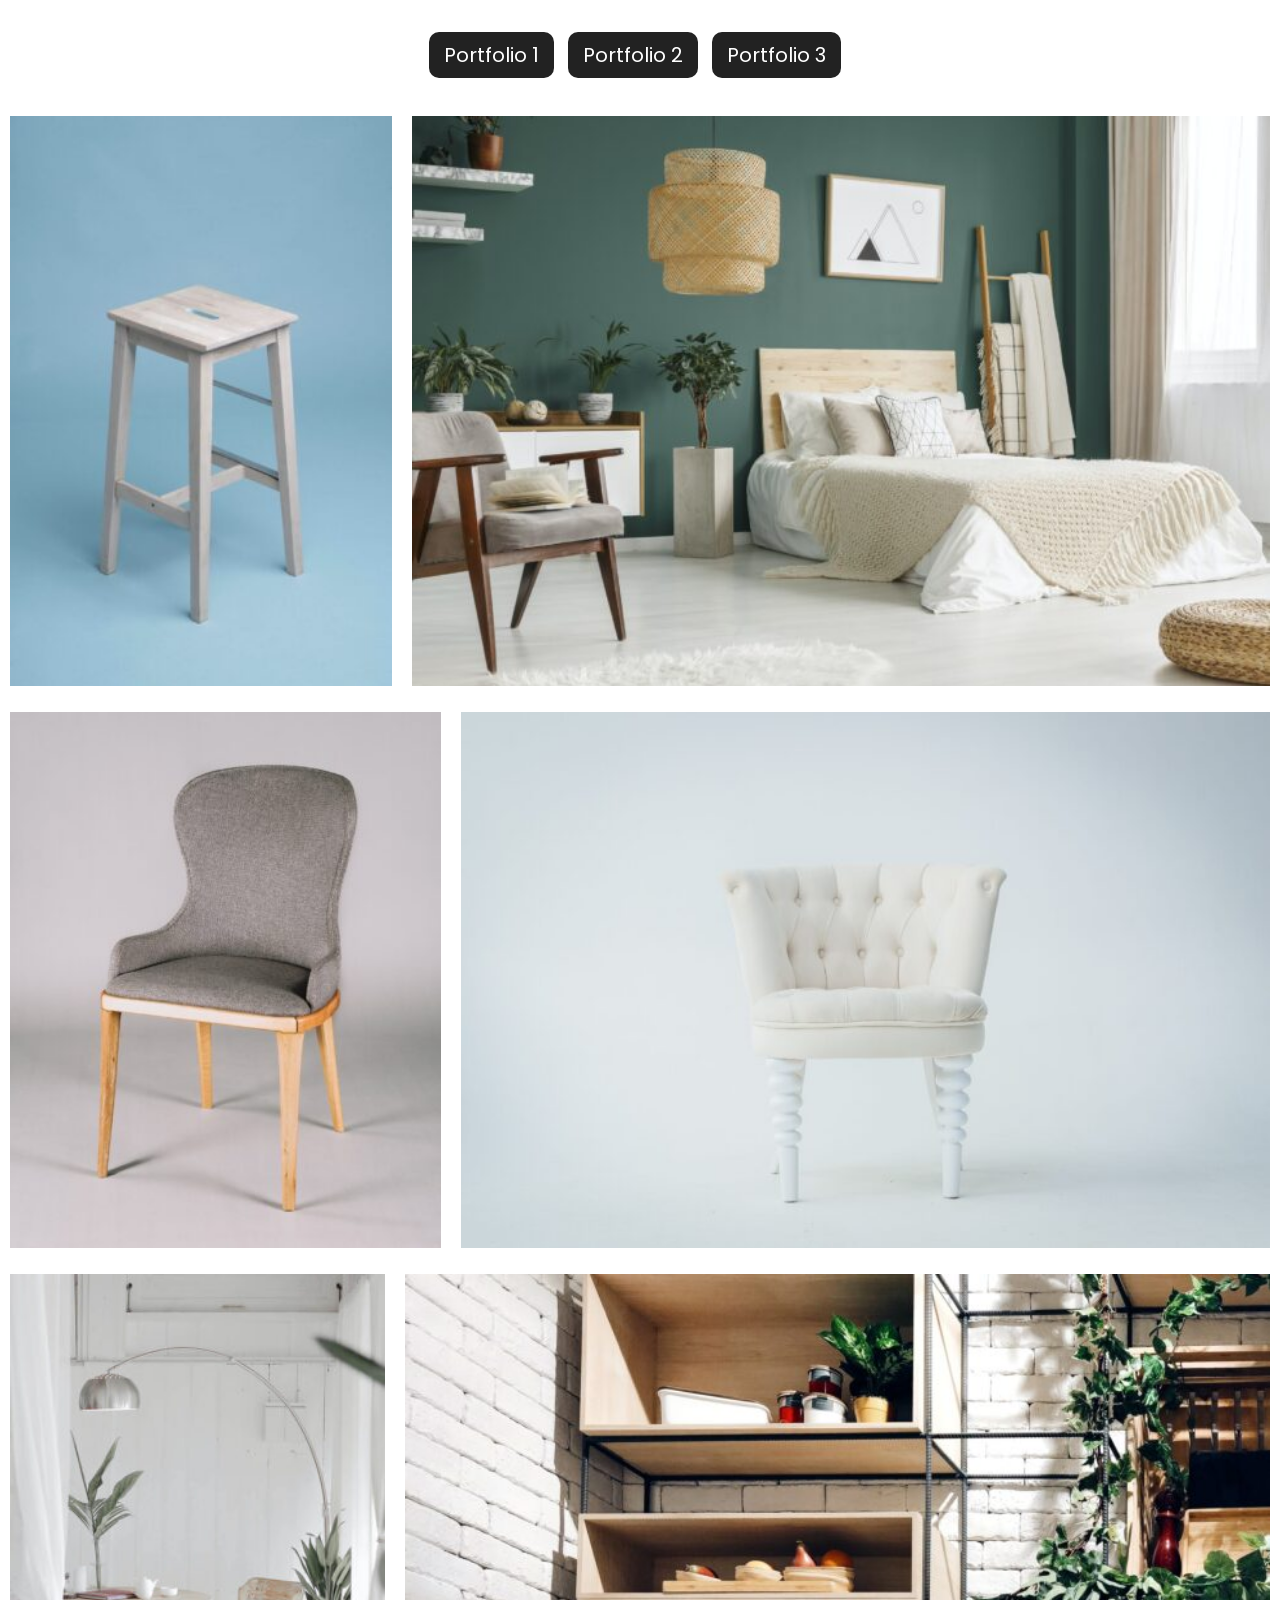
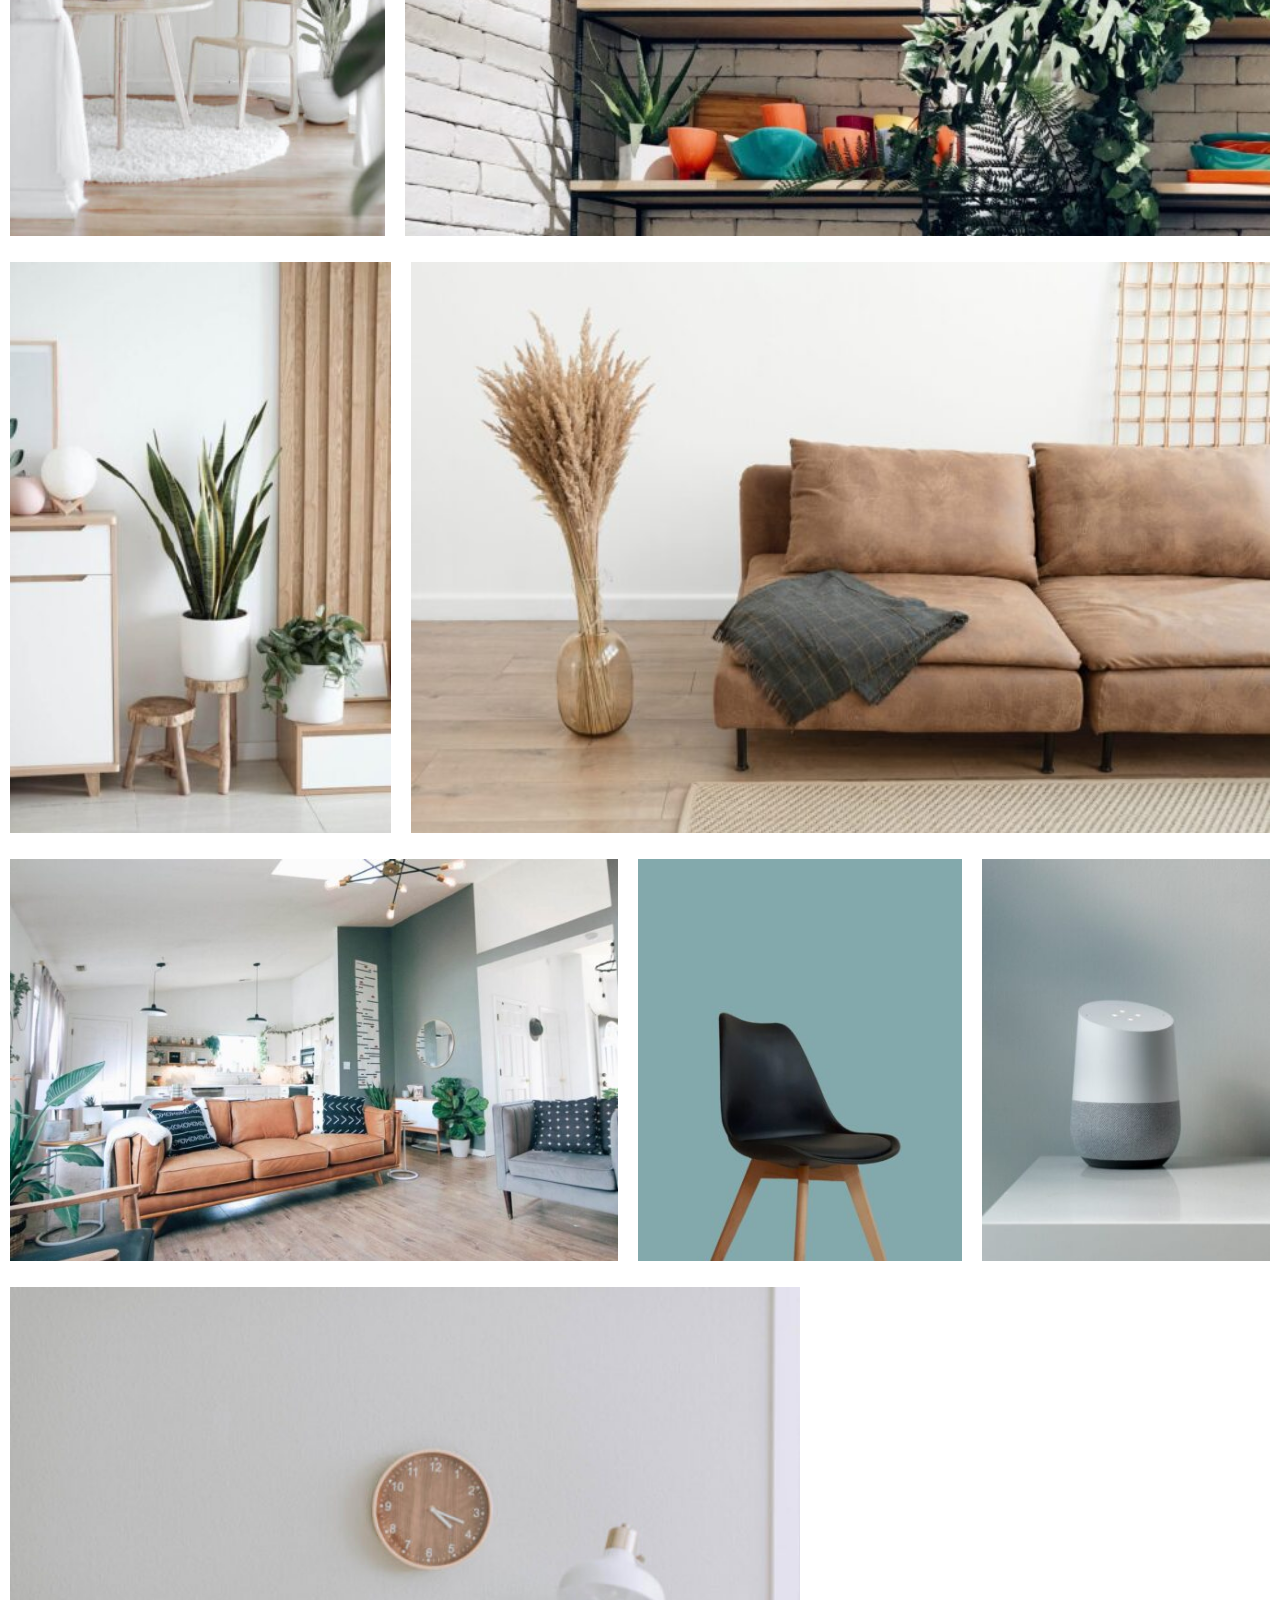
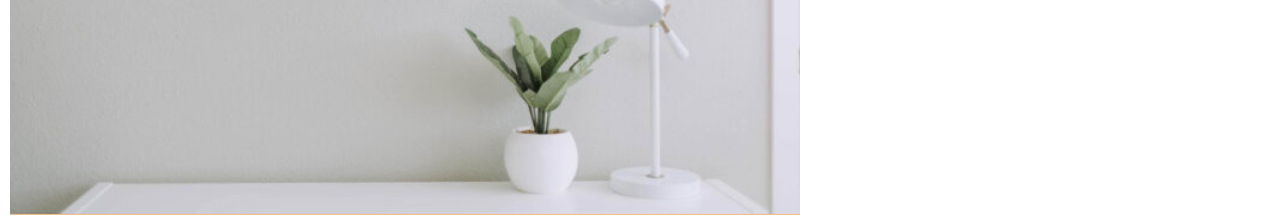
<file: index.html>
<!DOCTYPE html>
<html lang="en">
  <head>
    <meta charset="UTF-8" />
    <meta name="viewport" content="width=device-width, initial-scale=1.0" />
    <link rel="apple-touch-icon" href="icon.png" />
    <title>Portfolio 1</title>
    <!-- =========== justified css ========== -->
    <link rel="stylesheet" href="assets/css/justifiedGallery.css" />
    <!-- ========== grid css ========== -->
    <link rel="stylesheet" href="assets/css/grid.css" />
    <!-- ========== style css ========== -->
    <link rel="stylesheet" href="assets/css/style.css" />
  </head>
  <body>
    <!-- ========== header start ========== -->
    <div class="pagination">
      <a href="index.html" class="active">Portfolio 1</a>
      <a href="portfolio2.html">Portfolio 2</a>
      <a href="portfolio3.html">Portfolio 3</a>
    </div>
    <!-- ========== header ends ========== -->
    <!-- ========== portfolio1 start ========== -->
    <section class="portfolio1">
      <div id="basicExample" class="row">
        <!-- ===== portfolio item start ===== -->
        <div class="col-lg-4">
          <div class="portfolio__item">
            <img src="assets/img/img1.jpg" alt="portfolio1" />
            <div class="portfolio__item__content">
              <div class="portfolio__item__main">
                <div class="portfolio__item__title">
                  <h3>Bibendum Tristique</h3>
                  <span>Funiture</span>
                </div>
                <a href="#">view</a>
              </div>
            </div>
          </div>
        </div>
        <!-- ===== portfolio item ends ===== -->

        <!-- ===== portfolio item start ===== -->
        <div class="col-lg-8">
          <div class="portfolio__item">
            <img src="assets/img/img2.jpg" alt="portfolio1" />
            <div class="portfolio__item__content">
              <div class="portfolio__item__main">
                <div class="portfolio__item__title">
                  <h3>Bibendum Tristique</h3>
                  <span>Funiture</span>
                </div>
                <a href="#">view</a>
              </div>
            </div>
          </div>
        </div>
        <!-- ===== portfolio item ends ===== -->

        <!-- ===== portfolio item start ===== -->
        <div class="col-lg-4">
          <div class="portfolio__item">
            <img src="assets/img/img3.jpg" alt="portfolio1" />
            <div class="portfolio__item__content">
              <div class="portfolio__item__main">
                <div class="portfolio__item__title">
                  <h3>Bibendum Tristique</h3>
                  <span>Funiture</span>
                </div>
                <a href="#">view</a>
              </div>
            </div>
          </div>
        </div>
        <!-- ===== portfolio item ends ===== -->

        <!-- ===== portfolio item start ===== -->
        <div class="col-lg-8">
          <div class="portfolio__item">
            <img src="assets/img/img4.jpg" alt="portfolio1" />
            <div class="portfolio__item__content">
              <div class="portfolio__item__main">
                <div class="portfolio__item__title">
                  <h3>Bibendum Tristique</h3>
                  <span>Funiture</span>
                </div>
                <a href="#">view</a>
              </div>
            </div>
          </div>
        </div>
        <!-- ===== portfolio item ends ===== -->

        <!-- ===== portfolio item start ===== -->
        <div class="col-lg-3">
          <div class="portfolio__item">
            <img src="assets/img/img5.jpg" alt="portfolio1" />
            <div class="portfolio__item__content">
              <div class="portfolio__item__main">
                <div class="portfolio__item__title">
                  <h3>Bibendum Tristique</h3>
                  <span>Funiture</span>
                </div>
                <a href="#">view</a>
              </div>
            </div>
          </div>
        </div>
        <!-- ===== portfolio item ends ===== -->

        <!-- ===== portfolio item start ===== -->
        <div class="col-lg-9">
          <div class="portfolio__item">
            <img src="assets/img/img6.jpg" alt="portfolio1" />
            <div class="portfolio__item__content">
              <div class="portfolio__item__main">
                <div class="portfolio__item__title">
                  <h3>Bibendum Tristique</h3>
                  <span>Funiture</span>
                </div>
                <a href="#">view</a>
              </div>
            </div>
          </div>
        </div>
        <!-- ===== portfolio item ends ===== -->

        <!-- ===== portfolio item start ===== -->
        <div class="col-lg-3">
          <div class="portfolio__item">
            <img src="assets/img/img7.jpg" alt="portfolio1" />
            <div class="portfolio__item__content">
              <div class="portfolio__item__main">
                <div class="portfolio__item__title">
                  <h3>Bibendum Tristique</h3>
                  <span>Funiture</span>
                </div>
                <a href="#">view</a>
              </div>
            </div>
          </div>
        </div>
        <!-- ===== portfolio item ends ===== -->

        <!-- ===== portfolio item start ===== -->
        <div class="col-lg-9">
          <div class="portfolio__item">
            <img src="assets/img/img8.jpg" alt="portfolio1" />
            <div class="portfolio__item__content">
              <div class="portfolio__item__main">
                <div class="portfolio__item__title">
                  <h3>Bibendum Tristique</h3>
                  <span>Funiture</span>
                </div>
                <a href="#">view</a>
              </div>
            </div>
          </div>
        </div>
        <!--===== portfolio item ends ===== -->

        <!-- ===== portfolio item start ===== -->
        <div class="col-lg-12">
          <div class="portfolio__item">
            <img src="assets/img/img9.jpg" alt="portfolio1" />
            <div class="portfolio__item__content">
              <div class="portfolio__item__main">
                <div class="portfolio__item__title">
                  <h3>Bibendum Tristique</h3>
                  <span>Funiture</span>
                </div>
                <a href="#">view</a>
              </div>
            </div>
          </div>
        </div>
        <!-- ===== portfolio item ends ===== -->

        <!-- ===== portfolio item start ===== -->
        <div class="col-lg-4">
          <div class="portfolio__item">
            <img src="assets/img/img10.jpg" alt="portfolio1" />
            <div class="portfolio__item__content">
              <div class="portfolio__item__main">
                <div class="portfolio__item__title">
                  <h3>Bibendum Tristique</h3>
                  <span>Funiture</span>
                </div>
                <a href="#">view</a>
              </div>
            </div>
          </div>
        </div>
        <!-- ===== portfolio item ends ===== -->

        <!-- ===== portfolio item start ===== -->
        <div class="col-lg-3">
          <div class="portfolio__item">
            <img src="assets/img/img11.jpg" alt="portfolio1" />
            <div class="portfolio__item__content">
              <div class="portfolio__item__main">
                <div class="portfolio__item__title">
                  <h3>Bibendum Tristique</h3>
                  <span>Funiture</span>
                </div>
                <a href="#">view</a>
              </div>
            </div>
          </div>
        </div>
        <!-- ===== portfolio item ends ===== -->

        <!-- ===== portfolio item start ===== -->
        <div class="col-lg-5">
          <div class="portfolio__item">
            <img src="assets/img/img12.jpg" alt="portfolio1" />
            <div class="portfolio__item__content">
              <div class="portfolio__item__main">
                <div class="portfolio__item__title">
                  <h3>Bibendum Tristique</h3>
                  <span>Funiture</span>
                </div>
                <a href="#">view</a>
              </div>
            </div>
          </div>
        </div>
        <!-- ===== portfolio item ends ===== -->
      </div>
    </section>
    <!-- ========== portfolio1 end =========== -->

    <!-- Add your site or application content here -->
    <!-- ========== jquery min js ========== -->
    <script src="assets/js/code.jquery.com_jquery-1.12.4.min.js"></script>
    <!-- =========== justified gallery ========== -->
    <script src="assets/js/jquery.justifiedGallery.js"></script>
    <!-- =========== isotop min js =========== -->
    <script src="assets/js/unpkg.com_isotope-layout@3.0.6_dist_isotope.pkgd.min.js"></script>
    <!-- ========== plugins js ============ -->
    <script src="assets/js/plugins.js"></script>
    <!-- ========== main js =========== -->
    <script src="assets/js/main.js"></script>
  </body>
</html>
</file>
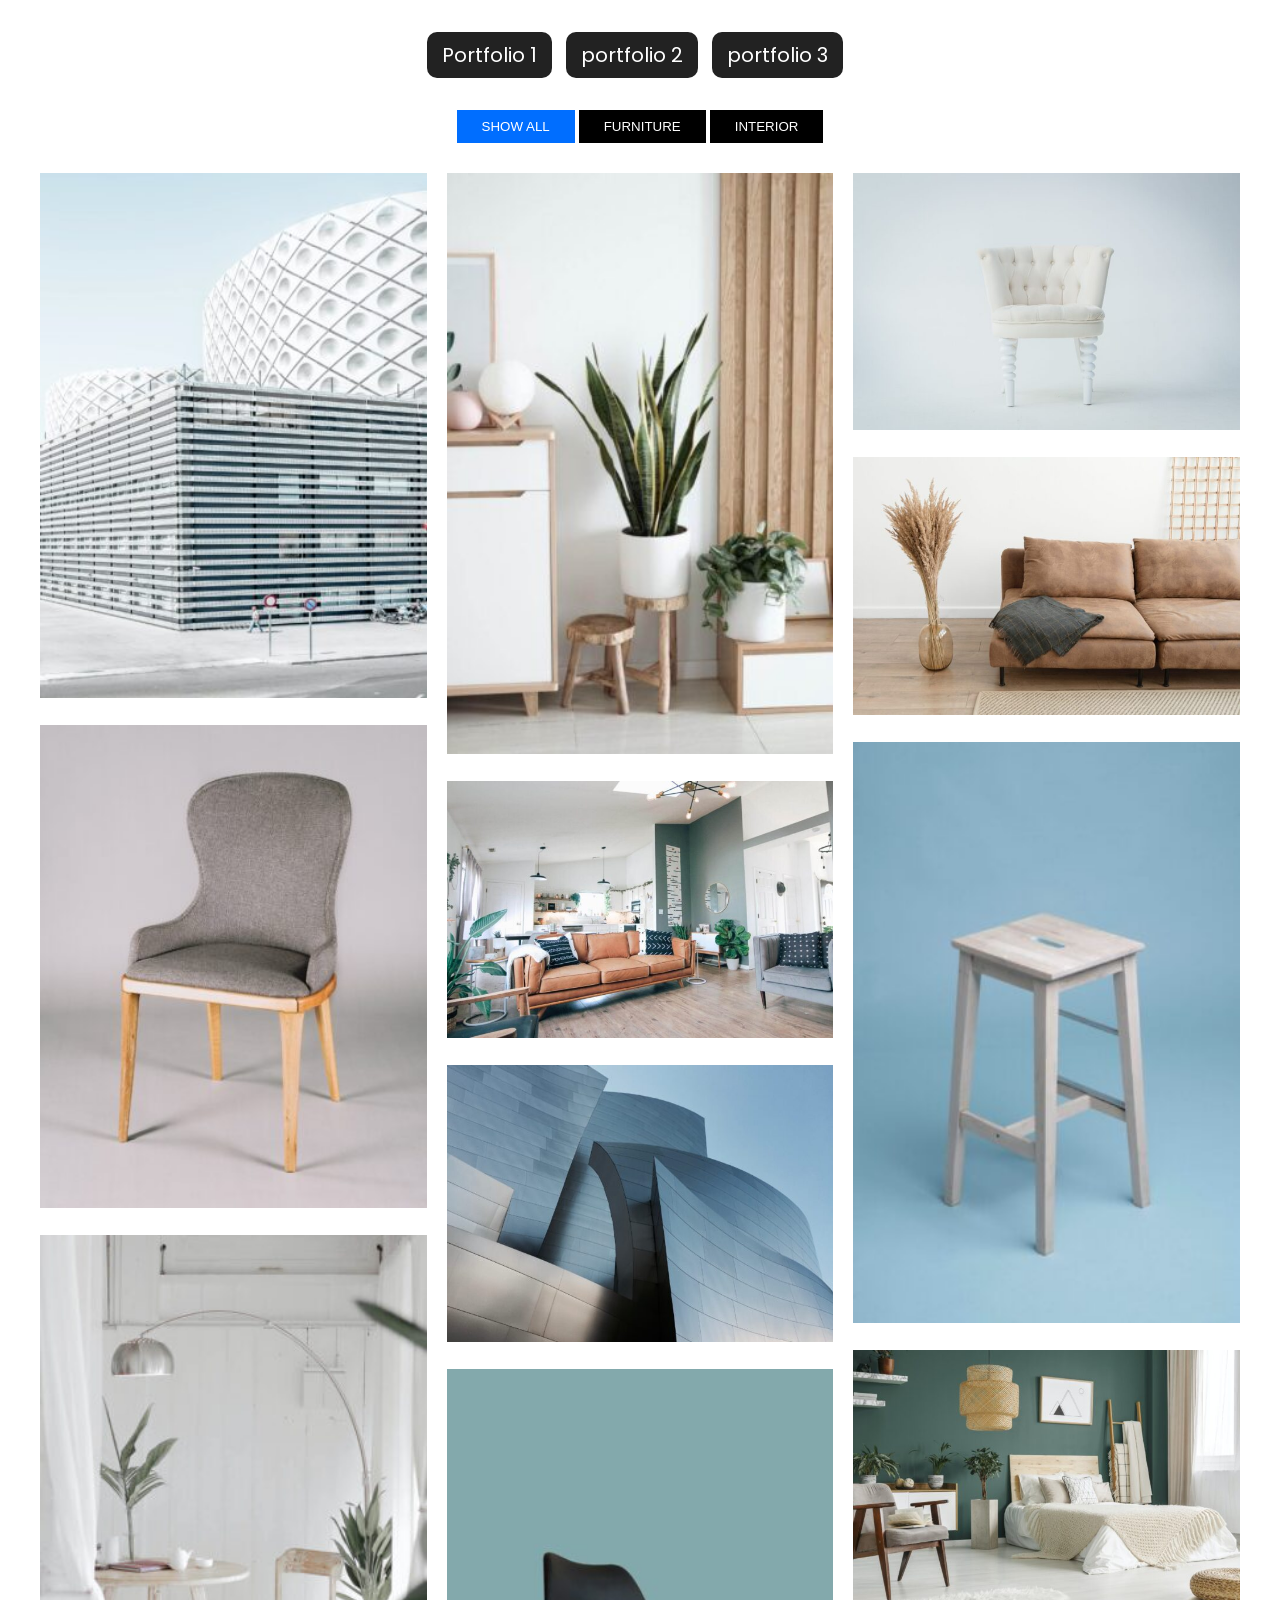
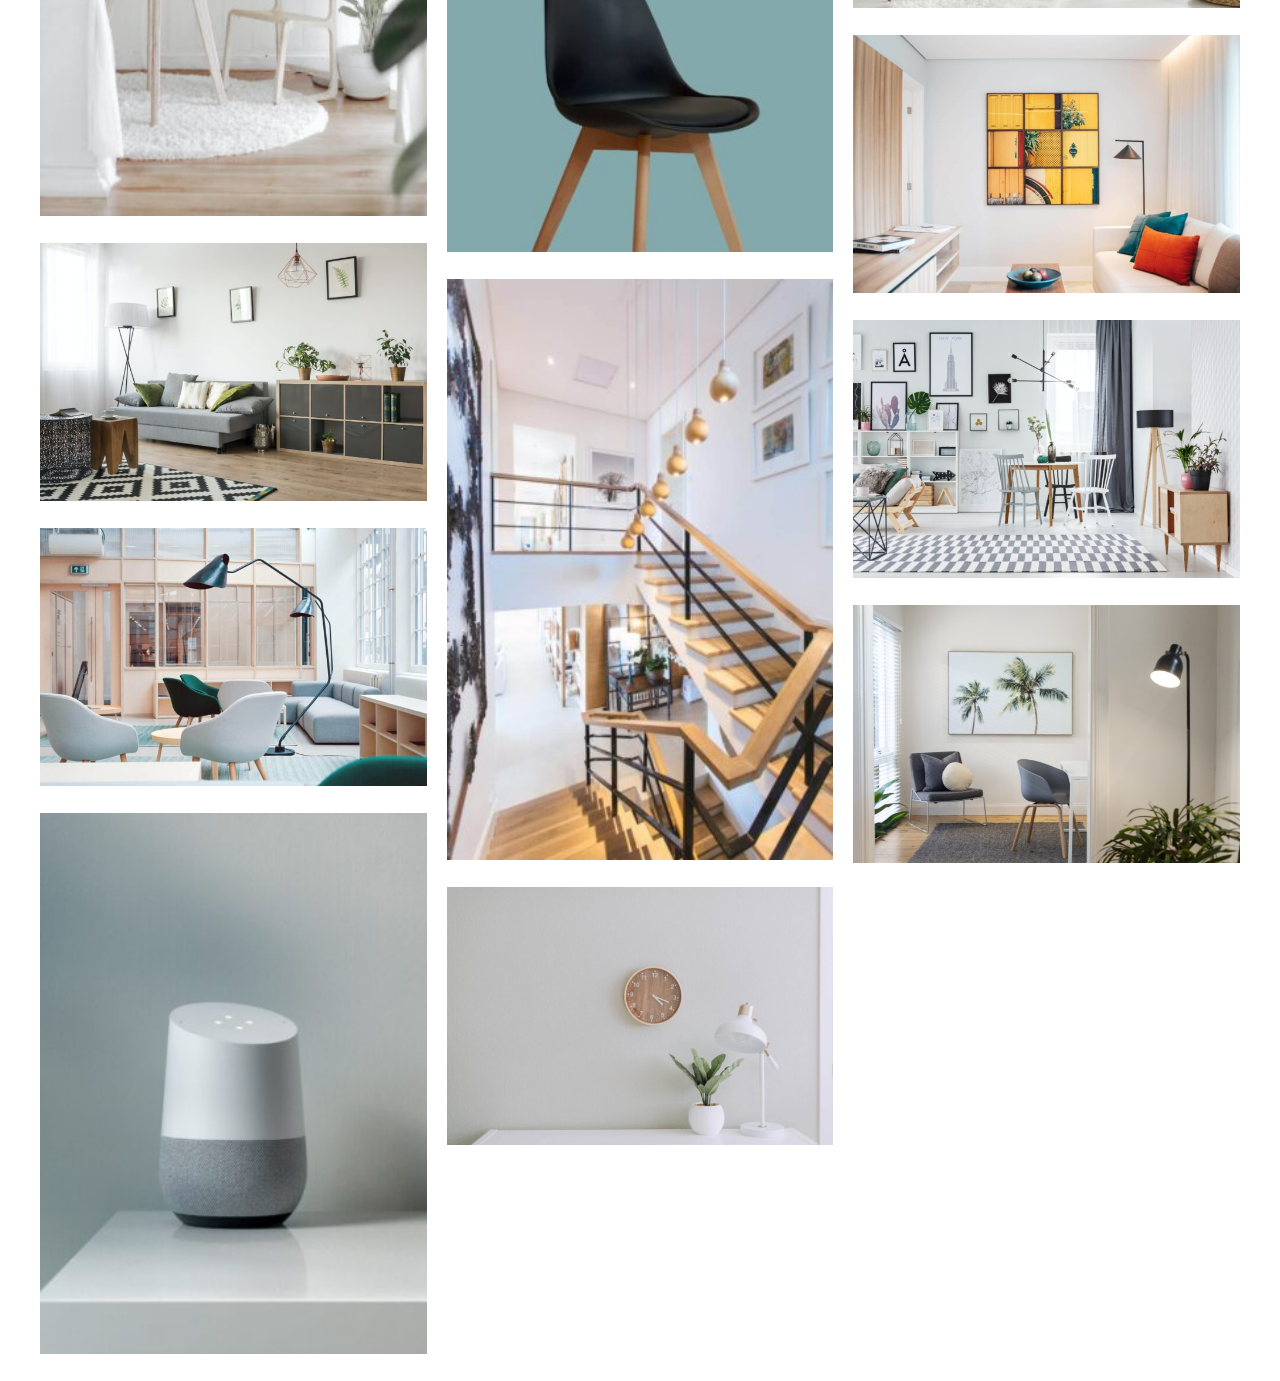
<file: portfolio2.html>
<!DOCTYPE html>
<html lang="en">
  <head>
    <meta charset="UTF-8" />
    <meta name="viewport" content="width=device-width, initial-scale=1.0" />
    <link rel="apple-touch-icon" href="icon.png" />
    <title>portfolio-2</title>
    <!-- ========== grid css ========== -->
    <link rel="stylesheet" href="assets/css/grid.css" />
    <!-- ========== style css ========== -->
    <link rel="stylesheet" href="assets/css/style.css" />
    <!-- ========== justified-gallery-css ========== -->
    <link rel="stylesheet" href="assets/css/justifiedGallery.css" />
  </head>
  <body>
    <!-- ========== header start ========== -->
    <div class="pagination">
      <a href="index.html" class="active">Portfolio 1</a>
      <a href="portfolio2.html">portfolio 2</a>
      <a href="portfolio3.html">portfolio 3</a>
    </div>
    <!-- ========== header ends ========== -->
    <!-- ========== portfolio-2 start ========== -->
    <section class="portfolio2">
      <div class="row">
        <div class="col-lg-12">
          <div class="portfolio-menu mb-30">
            <button class="active" data-filter="*">show all</button>
            <button data-filter=".cat1">Furniture</button>
            <button data-filter=".cat2">Interior</button>
          </div>
        </div>
      </div>
      <div class="row portfolio-active d-flex">
        <!-- ===== portfolio item start ===== -->
        <div class="col-lg-4 grid-item cat2">
          <div class="portfolio2__item">
            <img src="assets/img/img13.jpg" alt="portfolio2" />
            <div class="portfolio2__item__content">
              <div class="portfolio2__item__main">
                <div class="portfolio2__item__title">
                  <h3>Amet Facilisis</h3>
                  <span>Addison Riley</span>
                </div>
                <a href="#">view</a>
              </div>
            </div>
          </div>
        </div>
        <!-- ===== portfolio item ends ===== -->

        <!-- ===== portfolio item start ===== -->
        <div class="col-lg-4 grid-item cat2 cat1">
          <div class="portfolio2__item">
            <img src="assets/img/img7.jpg" alt="portfolio2" />
            <div class="portfolio2__item__content">
              <div class="portfolio2__item__main">
                <div class="portfolio2__item__title">
                  <h3>Aliquet Lectus</h3>
                  <span>Reilly Peck</span>
                </div>
                <a href="#">view</a>
              </div>
            </div>
          </div>
        </div>
        <!-- ===== portfolio item ends ===== -->

        <!-- ===== portfolio item start ===== -->
        <div class="col-lg-4 grid-item cat1">
          <div class="portfolio2__item">
            <img src="assets/img/img4.jpg" alt="portfolio2" />
            <div class="portfolio2__item__content">
              <div class="portfolio2__item__main">
                <div class="portfolio2__item__title">
                  <h3>Aliqua Vivamus</h3>
                  <span>Funiture</span>
                </div>
                <a href="#">view</a>
              </div>
            </div>
          </div>
        </div>
        <!-- ===== portfolio item ends ===== -->

        <!-- ===== portfolio item start ===== -->
        <div class="col-lg-4 grid-item cat1">
          <div class="portfolio2__item">
            <img src="assets/img/img8.jpg" alt="portfolio2" />
            <div class="portfolio2__item__content">
              <div class="portfolio2__item__main">
                <div class="portfolio2__item__title">
                  <h3>Aliqua Vivamus</h3>
                  <span>Funiture</span>
                </div>
                <a href="#">view</a>
              </div>
            </div>
          </div>
        </div>
        <!-- ===== portfolio item ends ===== -->

        <!-- ===== portfolio item start ===== -->
        <div class="col-lg-4 grid-item cat1">
          <div class="portfolio2__item">
            <img src="assets/img/img3.jpg" alt="portfolio2" />
            <div class="portfolio2__item__content">
              <div class="portfolio2__item__main">
                <div class="portfolio2__item__title">
                  <h3>Aliqua Vivamus</h3>
                  <span>Funiture</span>
                </div>
                <a href="#">view</a>
              </div>
            </div>
          </div>
        </div>
        <!-- ===== portfolio item ends ===== -->

        <!-- ===== portfolio item start ===== -->
        <div class="col-lg-4 grid-item cat1">
          <div class="portfolio2__item">
            <img src="assets/img/img1.jpg" alt="portfolio2" />
            <div class="portfolio2__item__content">
              <div class="portfolio2__item__main">
                <div class="portfolio2__item__title">
                  <h3>Aliqua Vivamus</h3>
                  <span>Funiture</span>
                </div>
                <a href="#">view</a>
              </div>
            </div>
          </div>
        </div>
        <!-- ===== portfolio item ends ===== -->

        <!-- ===== portfolio item start ===== -->
        <div class="col-lg-4 grid-item cat1">
          <div class="portfolio2__item">
            <img src="assets/img/img9.jpg" alt="portfolio2" />
            <div class="portfolio2__item__content">
              <div class="portfolio2__item__main">
                <div class="portfolio2__item__title">
                  <h3>Aliqua Vivamus</h3>
                  <span>Funiture</span>
                </div>
                <a href="#">view</a>
              </div>
            </div>
          </div>
        </div>
        <!-- ===== portfolio item ends ===== -->

        <!-- ===== portfolio item start ===== -->
        <div class="col-lg-4 grid-item">
          <div class="portfolio2__item">
            <img src="assets/img/img14.jpg" alt="portfolio2" />
            <div class="portfolio2__item__content">
              <div class="portfolio2__item__main">
                <div class="portfolio2__item__title">
                  <h3>Aliqua Vivamus</h3>
                  <span>Funiture</span>
                </div>
                <a href="#">view</a>
              </div>
            </div>
          </div>
        </div>
        <!-- ===== portfolio item ends ===== -->

        <!-- ===== portfolio item start ===== -->
        <div class="col-lg-4 grid-item cat1">
          <div class="portfolio2__item">
            <img src="assets/img/img5.jpg" alt="portfolio2" />
            <div class="portfolio2__item__content">
              <div class="portfolio2__item__main">
                <div class="portfolio2__item__title">
                  <h3>Aliqua Vivamus</h3>
                  <span>Funiture</span>
                </div>
                <a href="#">view</a>
              </div>
            </div>
          </div>
        </div>
        <!-- ===== portfolio item ends ===== -->

        <!-- ===== portfolio item start ===== -->
        <div class="col-lg-4 grid-item cat2">
          <div class="portfolio2__item">
            <img src="assets/img/img2.jpg" alt="portfolio2" />
            <div class="portfolio2__item__content">
              <div class="portfolio2__item__main">
                <div class="portfolio2__item__title">
                  <h3>Aliqua Vivamus</h3>
                  <span>Funiture</span>
                </div>
                <a href="#">view</a>
              </div>
            </div>
          </div>
        </div>
        <!-- ===== portfolio item ends ===== -->

        <!-- ===== portfolio item start ===== -->
        <div class="col-lg-4 grid-item cat1">
          <div class="portfolio2__item">
            <img src="assets/img/img10.jpg" alt="portfolio2" />
            <div class="portfolio2__item__content">
              <div class="portfolio2__item__main">
                <div class="portfolio2__item__title">
                  <h3>Aliqua Vivamus</h3>
                  <span>Funiture</span>
                </div>
                <a href="#">view</a>
              </div>
            </div>
          </div>
        </div>
        <!-- ===== portfolio item ends ===== -->

        <!-- ===== portfolio item start ===== -->
        <div class="col-lg-4 grid-item cat1">
          <div class="portfolio2__item">
            <img src="assets/img/img15.jpg" alt="portfolio2" />
            <div class="portfolio2__item__content">
              <div class="portfolio2__item__main">
                <div class="portfolio2__item__title">
                  <h3>Aliqua Vivamus</h3>
                  <span>Funiture</span>
                </div>
                <a href="#">view</a>
              </div>
            </div>
          </div>
        </div>
        <!-- ===== portfolio item ends ===== -->

        <!-- ===== portfolio item start ===== -->
        <div class="col-lg-4 grid-item cat2">
          <div class="portfolio2__item">
            <img src="assets/img/img16.jpg" alt="portfolio2" />
            <div class="portfolio2__item__content">
              <div class="portfolio2__item__main">
                <div class="portfolio2__item__title">
                  <h3>Aliqua Vivamus</h3>
                  <span>Funiture</span>
                </div>
                <a href="#">view</a>
              </div>
            </div>
          </div>
        </div>
        <!-- ===== portfolio item ends ===== -->

        <!-- ===== portfolio item start ===== -->
        <div class="col-lg-4 grid-item cat2">
          <div class="portfolio2__item">
            <img src="assets/img/img17.jpg" alt="portfolio2" />
            <div class="portfolio2__item__content">
              <div class="portfolio2__item__main">
                <div class="portfolio2__item__title">
                  <h3>Aliqua Vivamus</h3>
                  <span>Funiture</span>
                </div>
                <a href="#">view</a>
              </div>
            </div>
          </div>
        </div>
        <!-- ===== portfolio item ends ===== -->

        <!-- ===== portfolio item start ===== -->
        <div class="col-lg-4 grid-item cat2">
          <div class="portfolio2__item">
            <img src="assets/img/img18.jpg" alt="portfolio2" />
            <div class="portfolio2__item__content">
              <div class="portfolio2__item__main">
                <div class="portfolio2__item__title">
                  <h3>Aliqua Vivamus</h3>
                  <span>Funiture</span>
                </div>
                <a href="#">view</a>
              </div>
            </div>
          </div>
        </div>
        <!-- ===== portfolio item ends ===== -->

        <!-- ===== portfolio item start ===== -->
        <div class="col-lg-4 grid-item cat1">
          <div class="portfolio2__item">
            <img src="assets/img/img19.jpg" alt="portfolio2" />
            <div class="portfolio2__item__content">
              <div class="portfolio2__item__main">
                <div class="portfolio2__item__title">
                  <h3>Aliqua Vivamus</h3>
                  <span>Funiture</span>
                </div>
                <a href="#">view</a>
              </div>
            </div>
          </div>
        </div>
        <!-- ===== portfolio item ends ===== -->

        <!-- ===== portfolio item start ===== -->
        <div class="col-lg-4 grid-item cat2">
          <div class="portfolio2__item">
            <img src="assets/img/img20.jpg" alt="portfolio2" />
            <div class="portfolio2__item__content">
              <div class="portfolio2__item__main">
                <div class="portfolio2__item__title">
                  <h3>Aliqua Vivamus</h3>
                  <span>Funiture</span>
                </div>
                <a href="#">view</a>
              </div>
            </div>
          </div>
        </div>
        <!-- ===== portfolio item ends ===== -->

        <!-- ===== portfolio item start ===== -->
        <div class="col-lg-4 grid-item cat2">
          <div class="portfolio2__item">
            <img src="assets/img/img11.jpg" alt="portfolio2" />
            <div class="portfolio2__item__content">
              <div class="portfolio2__item__main">
                <div class="portfolio2__item__title">
                  <h3>Aliqua Vivamus</h3>
                  <span>Funiture</span>
                </div>
                <a href="#">view</a>
              </div>
            </div>
          </div>
        </div>
        <!-- ===== portfolio item ends ===== -->

        <!-- ===== portfolio item start ===== -->
        <div class="col-lg-4 grid-item">
          <div class="portfolio2__item">
            <img src="assets/img/img12.jpg" alt="portfolio2" />
            <div class="portfolio2__item__content">
              <div class="portfolio2__item__main">
                <div class="portfolio2__item__title">
                  <h3>Aliqua Vivamus</h3>
                  <span>Funiture</span>
                </div>
                <a href="#">view</a>
              </div>
            </div>
          </div>
        </div>
        <!-- ===== portfolio item ends ===== -->
      </div>
    </section>
    <!-- ========== Portfolio-2 end ========== -->

    <!-- ========== jquery js ========== -->
    <script src="assets/js/code.jquery.com_jquery-1.12.4.min.js"></script>
    <!-- ========== justified-gallery-js ========== -->
    <script src="assets/js/jquery.justifiedGallery.js"></script>
    <!-- ========== isotop min js =========== -->
    <script src="assets/js/unpkg.com_isotope-layout@3.0.6_dist_isotope.pkgd.min.js"></script>
    <!-- ========== plugins js ========== -->
    <script src="assets/js/plugins.js"></script>
    <!-- =========== custom js ========== -->
    <script src="assets/js/main.js"></script>
  </body>
</html>
</file>
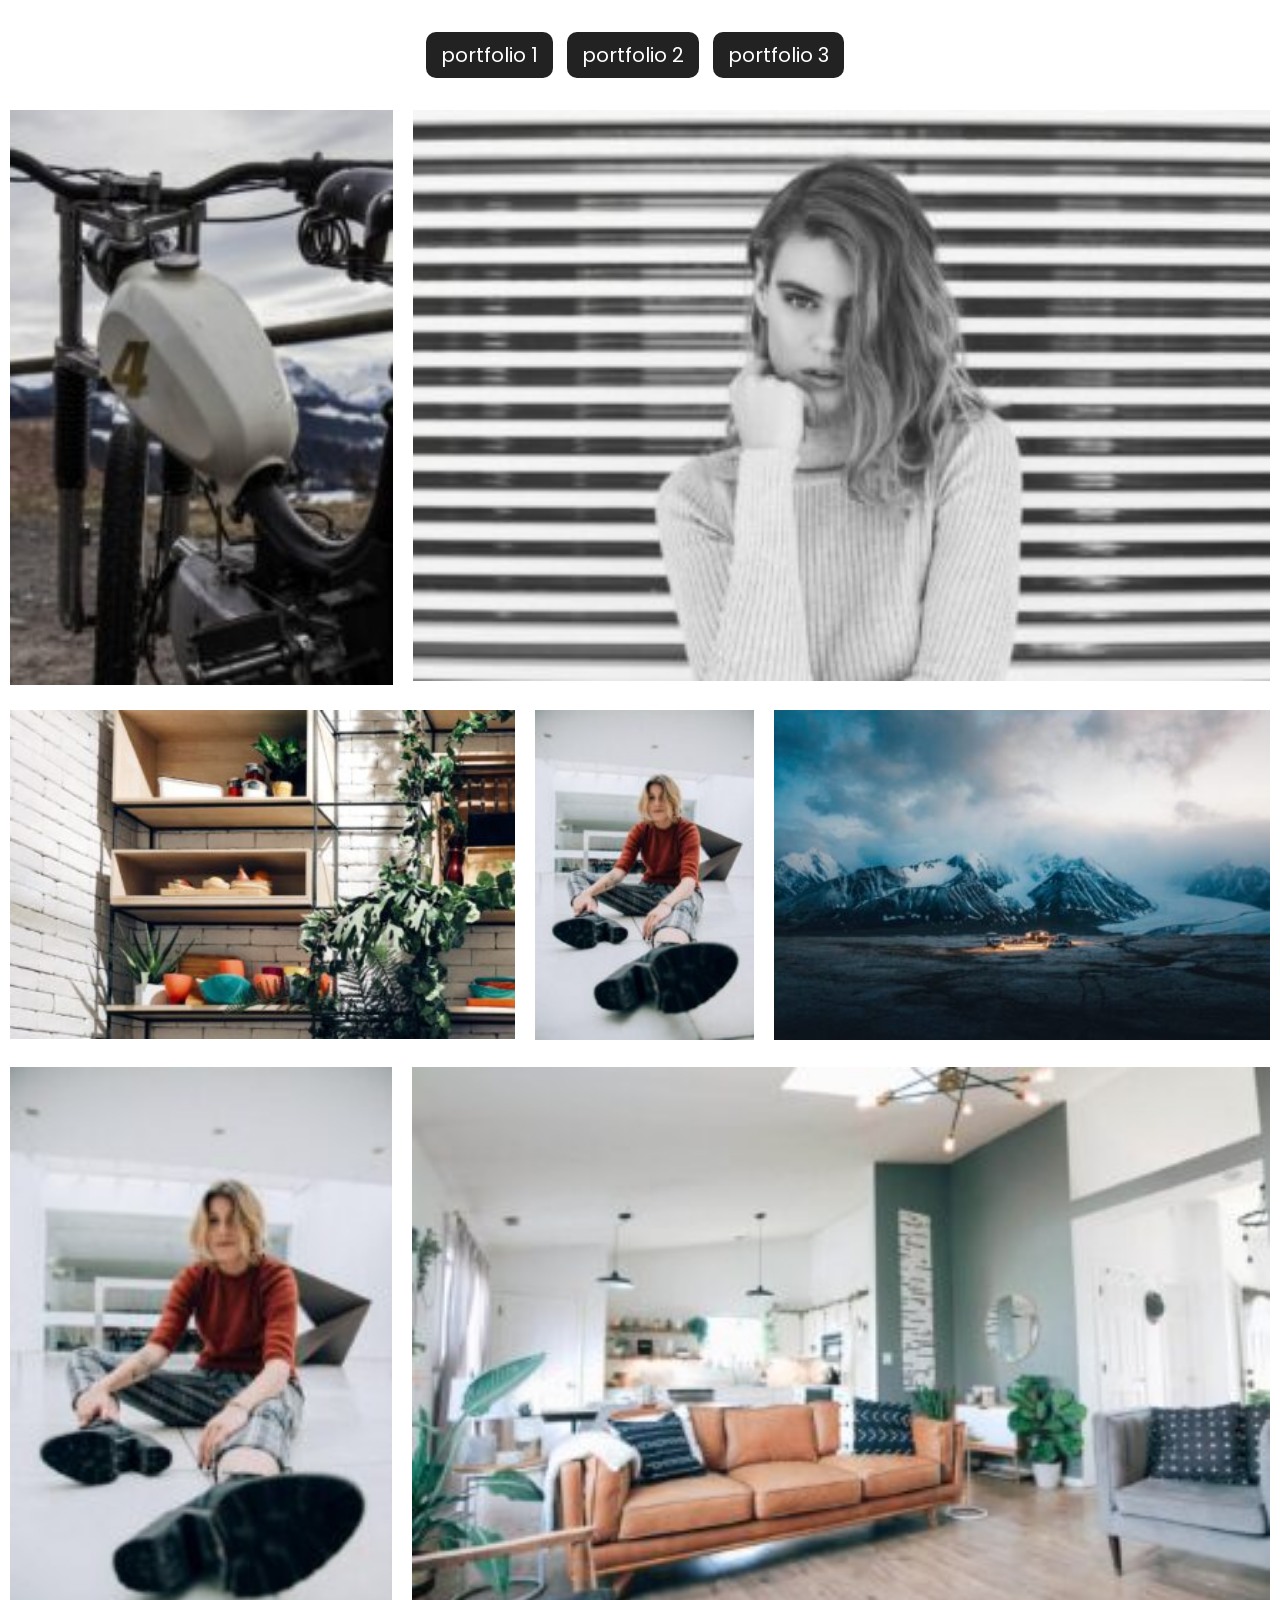
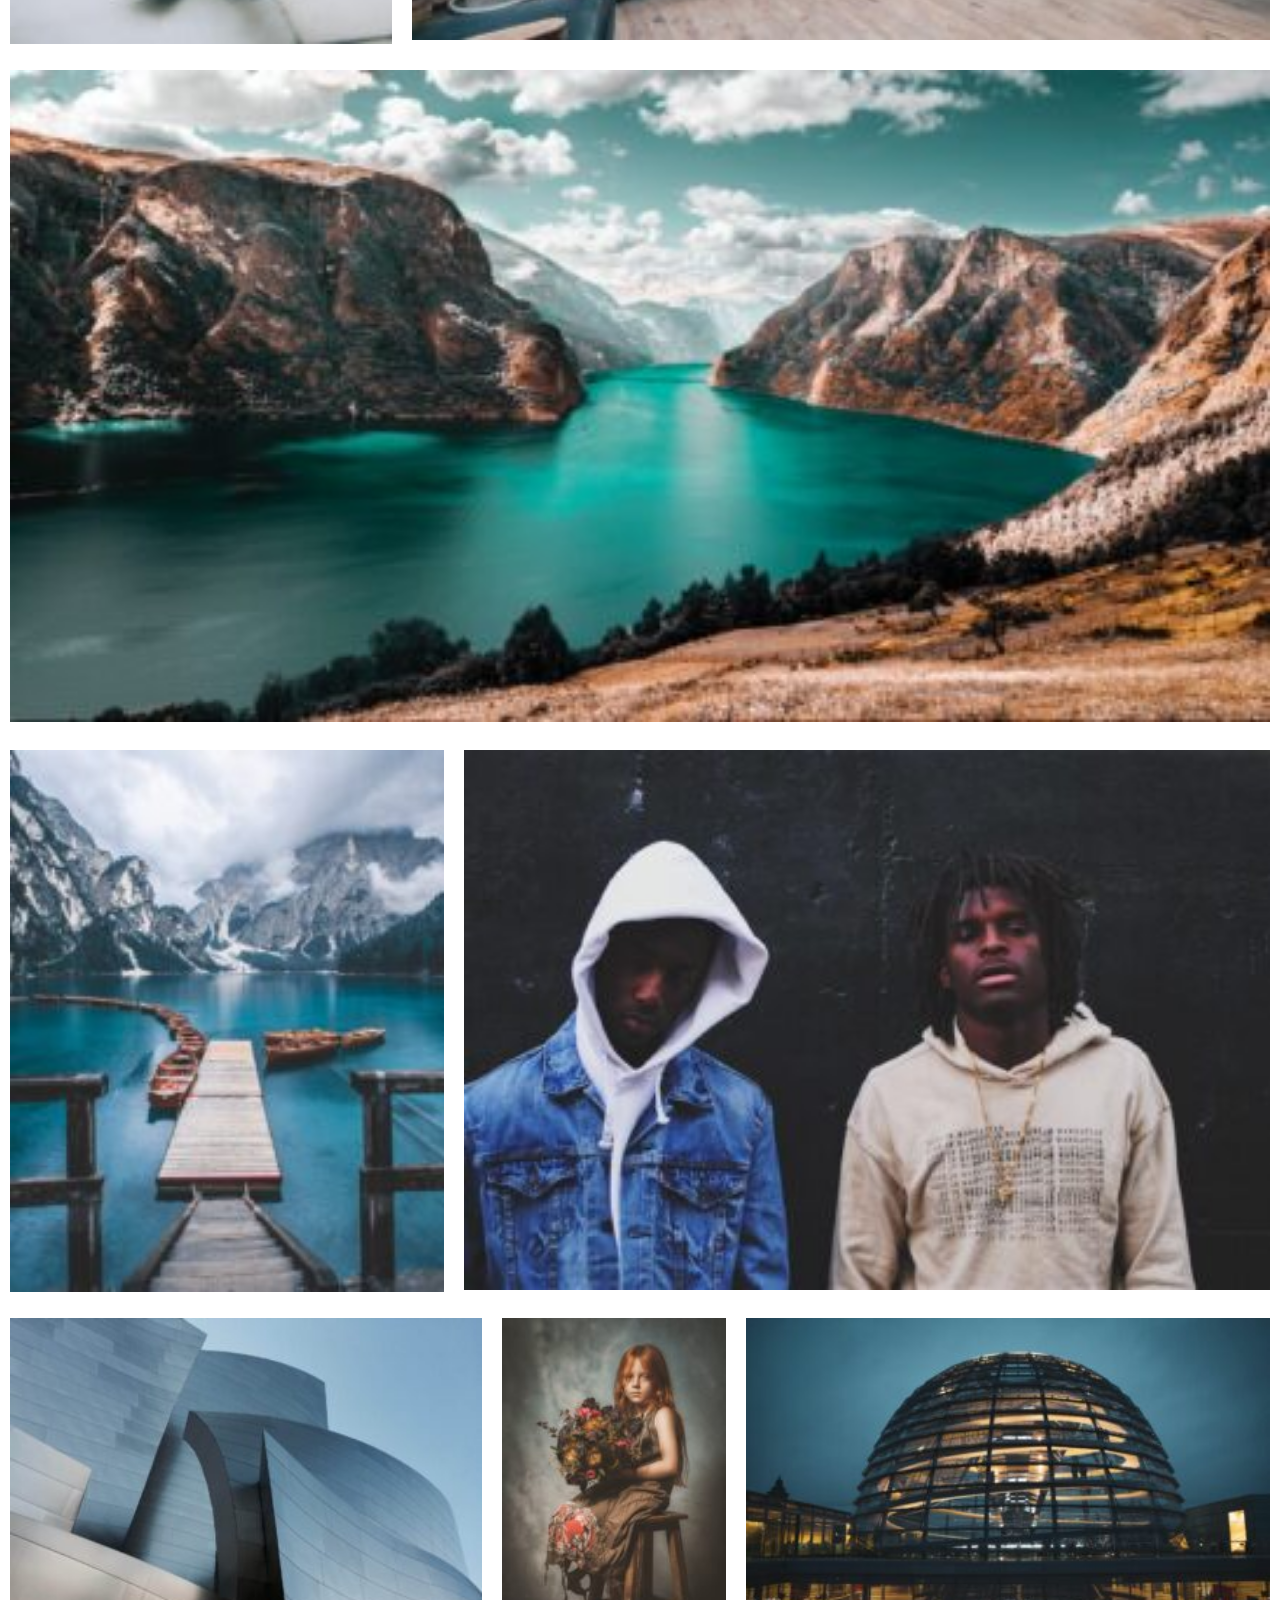
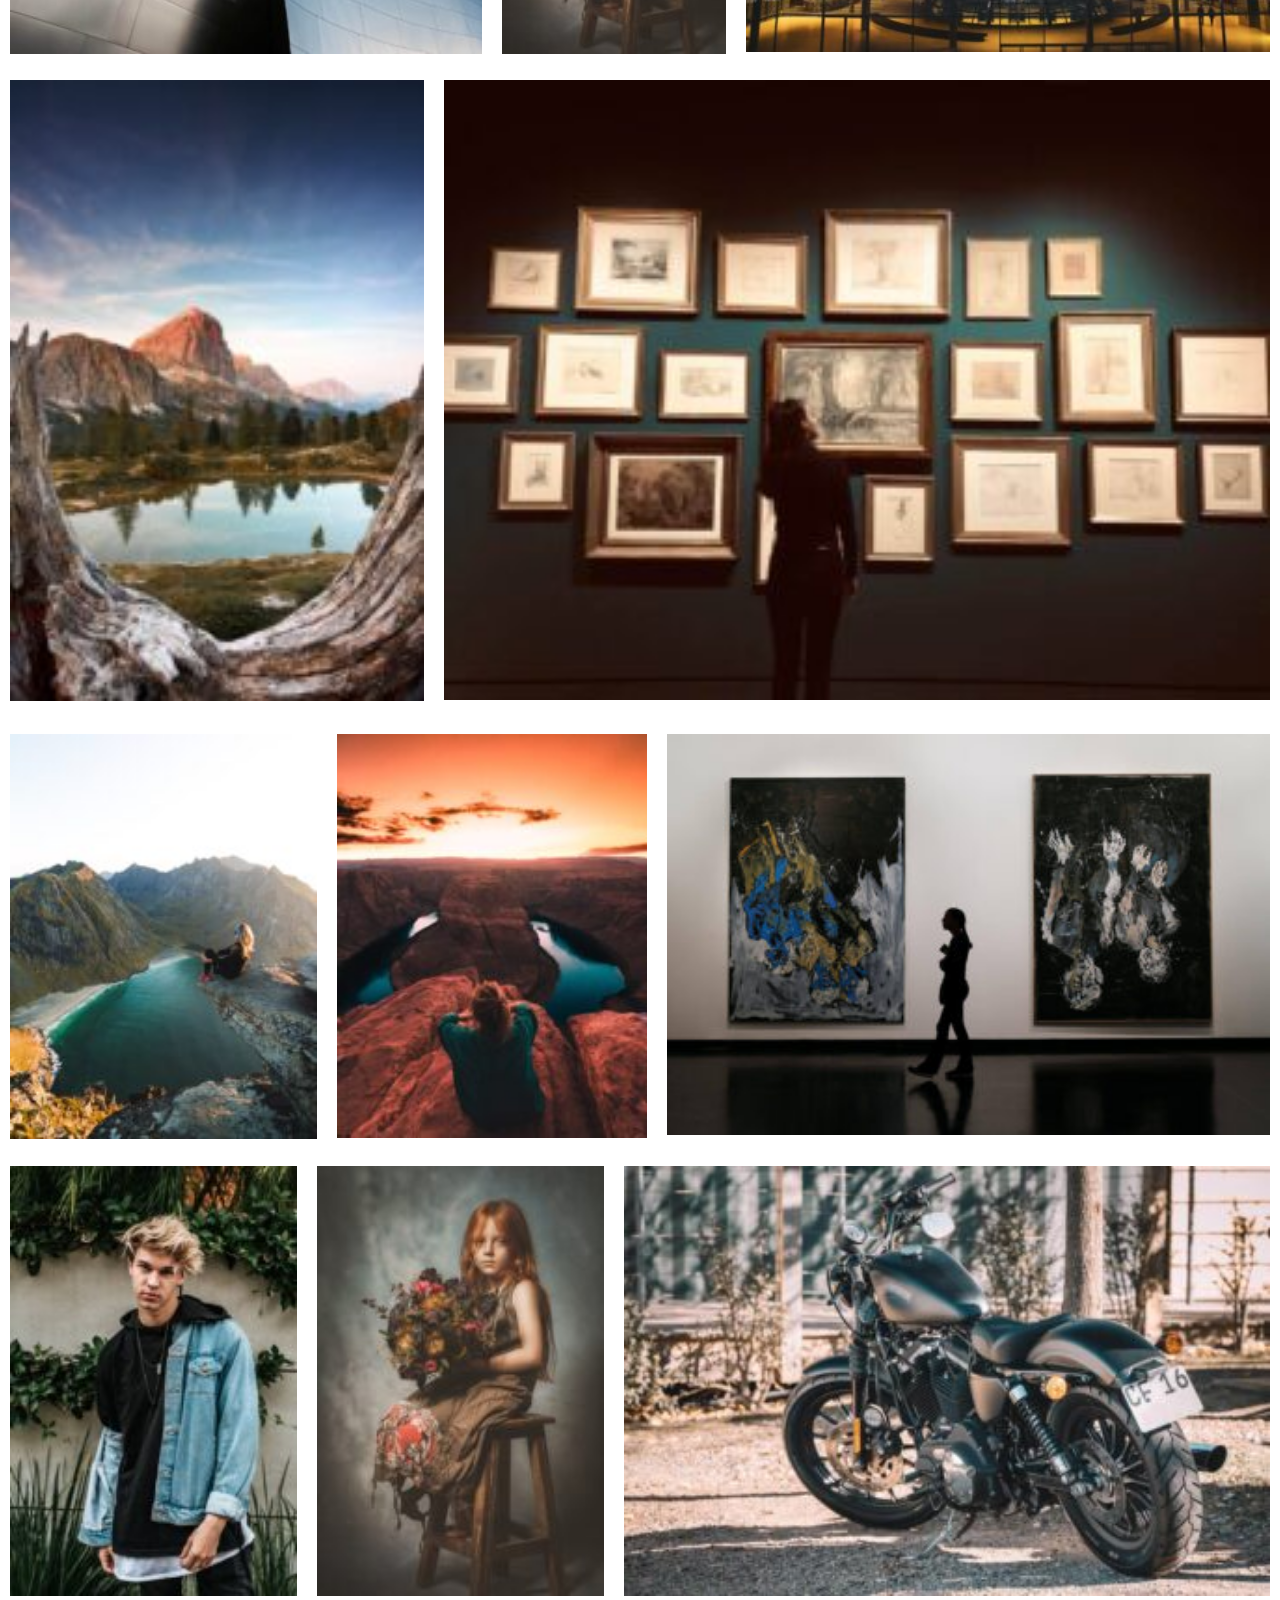
<file: portfolio3.html>
<!DOCTYPE html>
<html lang="en">
  <head>
    <meta charset="UTF-8" />
    <meta name="viewport" content="width=device-width, initial-scale=1.0" />
    <link rel="apple-touch-icon" href="icon.png" />
    <title>portfolio 3</title>
    <!-- ========== grid css ========== -->
    <link rel="stylesheet" href="assets/css/grid.css" />
    <!-- ========== justified-gallery-css ========== -->
    <link rel="stylesheet" href="assets/css/justifiedGallery.css" />
    <!-- ========== style css =========== -->
    <link rel="stylesheet" href="assets/css/style.css" />
  </head>
  <body>
    <!-- ========== header start ========== -->
    <div class="pagination">
      <a href="index.html" class="active">portfolio 1</a>
      <a href="portfolio2.html">portfolio 2</a>
      <a href="portfolio3.html">portfolio 3</a>
    </div>
    <!-- ========== header ends ========== -->
    <!-- ========== portfolio-3 start ========== -->
    <section class="portfolio3">
      <div id="basicExample3" class="row">
        <!-- ===== portfolio item start ===== -->
        <div class="col-lg-5">
          <div class="portfolio3__item animation__zoom-in">
            <img src="assets/img/portfolio-3/img1.jpg" alt="portfolio3" />
            <div class="portfolio3__item__content">
              <h3>Aliquet Bibendum</h3>
              <span>Custom Bike</span>
            </div>
          </div>
        </div>
        <!-- ===== portfolio item ends ===== -->

        <!-- ===== portfolio item start ===== -->
        <div class="col-lg-7">
          <div class="portfolio3__item animation__zoom-out">
            <img src="assets/img/portfolio-3/img2.jpg" alt="portfolio3" />
            <div class="portfolio3__item__content">
              <h3>Alena Haley</h3>
              <span>Model</span>
            </div>
          </div>
        </div>
        <!-- ===== portfolio item ends ===== -->

        <!-- ===== portfolio item start ===== -->
        <div class="col-lg-5">
          <div class="portfolio3__item animation__zoom-image">
            <img src="assets/img/portfolio-3/img3.jpg" alt="portfolio3" />
            <div class="portfolio3__item__content">
              <h3>Aliquam Faucibus</h3>
              <span>Interior</span>
            </div>
          </div>
        </div>
        <!-- ===== portfolio item ends ===== -->

        <!-- ===== portfolio item start ===== -->
        <div class="col-lg-2">
          <div class="portfolio3__item animation__zoom-gradient">
            <img src="assets/img/portfolio-3/img4.jpg" alt="portfolio3" />
            <div class="portfolio3__item__content">
              <h3>Aliquet Eget</h3>
              <span>Reilly Peck</span>
            </div>
          </div>
        </div>
        <!-- ===== portfolio item ends ===== -->

        <!-- ===== portfolio item start ===== -->
        <div class="col-lg-5">
          <div class="portfolio3__item animation__zoom-right">
            <img src="assets/img/portfolio-3/img5.jpg" alt="portfolio3" />
            <div class="portfolio3__item__content">
              <h3>Blandit Turpis</h3>
              <span>December, 2017</span>
            </div>
          </div>
        </div>
        <!-- ===== portfolio item ends ===== -->

        <!-- ===== portfolio item start ===== -->
        <div class="col-lg-5">
          <div class="portfolio3__item animation__zoom-shift">
            <img src="assets/img/portfolio-3/img4.jpg" alt="portfolio3" />
            <div class="portfolio3__item__content">
              <h3>Caudia</h3>
              <span>Sydney, April 17</span>
            </div>
          </div>
        </div>
        <!-- ===== portfolio item ends ===== -->

        <!-- ===== portfolio item start ===== -->
        <div class="col-lg-7">
          <div class="portfolio3__item animation__zoom-left">
            <img src="assets/img/portfolio-3/img6.jpg" alt="portfolio3" />
            <div class="portfolio3__item__content">
              <h3>Consectetur Purus</h3>
              <span>Reilly Peck</span>
            </div>
          </div>
        </div>
        <!-- ===== portfolio item ends ===== -->

        <!-- ===== portfolio item start ===== -->
        <div class="col-lg-12">
          <div class="portfolio3__item animation__zoom-top">
            <img src="assets/img/portfolio-3/img7.jpg" alt="portfolio3" />
            <div class="portfolio3__item__content">
              <h3>Cursus in Hac</h3>
              <span>march,2016</span>
            </div>
          </div>
        </div>
        <!-- ===== portfolio item ends ===== -->

        <!-- ===== portfolio item start ===== -->
        <div class="col-lg-5">
          <div class="portfolio3__item animation__zoom-in">
            <img src="assets/img/portfolio-3/img8.jpg" alt="portfolio3" />
            <div class="portfolio3__item__content">
              <h3>Curabitur Vitae</h3>
              <span>December,2017</span>
            </div>
          </div>
        </div>
        <!-- ===== portfolio item ends ===== -->

        <!-- ===== portfolio item start ===== -->
        <div class="col-lg-7">
          <div class="portfolio3__item animation__zoom-out">
            <img src="assets/img/portfolio-3/img9.jpg" alt="" />
            <div class="portfolio3__item__content">
              <h3>Egestas Commodo</h3>
              <span>Reilly Peck</span>
            </div>
          </div>
        </div>
        <!-- ===== portfolio item ends ===== -->

        <!-- ===== portfolio item start ===== -->
        <div class="col-lg-5">
          <div class="portfolio3__item animation__zoom-image">
            <img src="assets/img/portfolio-3/img10.jpg" alt="portfolio3" />
            <div class="portfolio3__item__content">
              <h3>Faucibus Del Sceler</h3>
              <span>Architecture</span>
            </div>
          </div>
        </div>
        <!-- ===== portfolio item ends ===== -->

        <!-- ===== portfolio item start ===== -->
        <div class="col-lg-2">
          <div class="portfolio3__item animation__zoom-gradient">
            <img src="assets/img/portfolio-3/img11.jpg" alt="portfolio3" />
            <div class="portfolio3__item__content">
              <h3>Jennifer</h3>
              <span>Berlin,February 14</span>
            </div>
          </div>
        </div>
        <!-- ===== portfolio item ends ===== -->

        <!-- ===== portfolio item start ===== -->
        <div class="col-lg-5">
          <div class="portfolio3__item animation__zoom-right">
            <img src="assets/img/portfolio-3/img12.jpg" alt="portfolio3" />
            <div class="portfolio3__item__content">
              <h3>Montes Nascetur</h3>
              <span>Maxim Erickson</span>
            </div>
          </div>
        </div>
        <!-- ===== portfolio item ends ===== -->

        <!-- ===== portfolio item start ===== -->
        <div class="col-lg-2">
          <div class="portfolio3__item animation__zoom-shift">
            <img src="assets/img/portfolio-3/img13.jpg" alt="portfolio3" />
            <div class="portfolio3__item__content">
              <h3>Pharetra Magna</h3>
              <span>April,2018</span>
            </div>
          </div>
        </div>
        <!-- ===== portfolio item ends ===== -->

        <!-- ===== portfolio item start ===== -->
        <div class="col-lg-4">
          <div class="portfolio3__item animation__zoom-left">
            <img src="assets/img/portfolio-3/img14.jpg" alt="portfolio3" />
            <div class="portfolio3__item__content">
              <h3>Single Page Style Tilu</h3>
              <span>Luz Brown</span>
            </div>
          </div>
        </div>
        <!-- ===== portfolio item ends ===== -->

        <!-- ===== portfolio item start ===== -->
        <div class="col-lg-3">
          <div class="portfolio3__item animation__zoom-top">
            <img src="assets/img/portfolio-3/img15.jpg" alt="portfolio3" />
            <div class="portfolio3__item__content">
              <h3>Ultires Eros</h3>
              <span>march,2014</span>
            </div>
          </div>
        </div>
        <!-- ===== portfolio item ends ===== -->

        <!-- ===== portfolio item start ===== -->
        <div class="col-lg-3">
          <div class="portfolio3__item animation__zoom-in">
            <img src="assets/img/portfolio-3/img16.jpg" alt="portfolio3" />
            <div class="portfolio3__item__content">
              <h3>Amet Tellus</h3>
              <span>February,2017</span>
            </div>
          </div>
        </div>
        <!-- ===== portfolio item ends ===== -->

        <!-- ===== portfolio item start ===== -->
        <div class="col-lg-4">
          <div class="portfolio3__item animation__zoom-out">
            <img src="assets/img/portfolio-3/img17.jpg" alt="portfolio3" />
            <div class="portfolio3__item__content">
              <h3>Enim Facilisis</h3>
              <span>LuZ Brown</span>
            </div>
          </div>
        </div>
        <!-- ===== portfolio item ends ===== -->

        <!-- ===== portfolio item start ===== -->
        <div class="col-lg-2">
          <div class="portfolio3__item animation__zoom-image">
            <img src="assets/img/portfolio-3/img18.jpg" alt="portfolio3" />
            <div class="portfolio3__item__content">
              <h3>Cras Adipiscing</h3>
              <span>Braiden nichols</span>
            </div>
          </div>
        </div>
        <!-- ===== portfolio item ends ===== -->

        <!-- ===== portfolio item start ===== -->
        <div class="col-lg-2">
          <div class="portfolio3__item animation__zoom-gradient">
            <img src="assets/img/portfolio-3/img11.jpg" alt="portfolio3" />
            <div class="portfolio3__item__content">
              <h3>Cursus Risus</h3>
              <span>Model</span>
            </div>
          </div>
        </div>
        <!-- ===== portfolio item ends ===== -->

        <!-- ===== portfolio item start ===== -->
        <div class="col-lg-4">
          <div class="portfolio3__item animation__zoom-right">
            <img src="assets/img/portfolio-3/img19.jpg" alt="portfolio3" />
            <div class="portfolio3__item__content">
              <h3>Consequat Semper</h3>
              <span>Custom Bike</span>
            </div>
          </div>
        </div>
        <!-- ===== portfolio item ends ===== -->
      </div>
    </section>
    <!-- ========== portfolio-3 end ========== -->

    <!-- ========== jquery js ========== -->
    <script src="assets/js/code.jquery.com_jquery-1.12.4.min.js"></script>
    <!-- ========== justified-gallery-js ========== -->
    <script src="assets/js/jquery.justifiedGallery.js"></script>
    <!-- ========== isotope min js ========== -->
    <script src="assets/js/unpkg.com_isotope-layout@3.0.6_dist_isotope.pkgd.min.js"></script>
    <!-- ========== plugins js ========== -->
    <script src="assets/js/plugins.js"></script>
    <!-- ========== main js ========== -->
    <script src="assets/js/main.js"></script>
  </body>
</html>
</file>
<file: assets/css/justifiedGallery.css>
/*!
 * justifiedGallery - v3.8.0
 * http://miromannino.github.io/Justified-Gallery/
 * Copyright (c) 2020 Miro Mannino
 * Licensed under the MIT license.
 */
.justified-gallery {
  width: 100%;
  position: relative;
  overflow: hidden;
}
.justified-gallery > a,
.justified-gallery > div,
.justified-gallery > figure {
  position: absolute;
  display: inline-block;
  overflow: hidden;
  /* background: #888888; To have gray placeholders while the gallery is loading with waitThumbnailsLoad = false */
  filter: "alpha(opacity=10)";
  opacity: 0.1;
  margin: 0;
  padding: 0;
}
.justified-gallery > a > img,
.justified-gallery > div > img,
.justified-gallery > figure > img,
.justified-gallery > a > a > img,
.justified-gallery > div > a > img,
.justified-gallery > figure > a > img,
.justified-gallery > a > svg,
.justified-gallery > div > svg,
.justified-gallery > figure > svg,
.justified-gallery > a > a > svg,
.justified-gallery > div > a > svg,
.justified-gallery > figure > a > svg {
  position: absolute;
  top: 50%;
  left: 50%;
  margin: 0;
  padding: 0;
  border: none;
  filter: "alpha(opacity=0)";
  opacity: 0;
}
.justified-gallery > a > .jg-caption,
.justified-gallery > div > .jg-caption,
.justified-gallery > figure > .jg-caption {
  display: none;
  position: absolute;
  bottom: 0;
  padding: 5px;
  background-color: #000000;
  left: 0;
  right: 0;
  margin: 0;
  color: white;
  font-size: 12px;
  font-weight: 300;
  font-family: sans-serif;
}
.justified-gallery > a > .jg-caption.jg-caption-visible,
.justified-gallery > div > .jg-caption.jg-caption-visible,
.justified-gallery > figure > .jg-caption.jg-caption-visible {
  display: initial;
  filter: "alpha(opacity=70)";
  opacity: 0.7;
  -webkit-transition: opacity 500ms ease-in;
  -moz-transition: opacity 500ms ease-in;
  -o-transition: opacity 500ms ease-in;
  transition: opacity 500ms ease-in;
}
.justified-gallery > .jg-entry-visible {
  filter: "alpha(opacity=100)";
  opacity: 1;
  background: none;
}
.justified-gallery > .jg-entry-visible > img,
.justified-gallery > .jg-entry-visible > a > img,
.justified-gallery > .jg-entry-visible > svg,
.justified-gallery > .jg-entry-visible > a > svg {
  filter: "alpha(opacity=100)";
  opacity: 1;
  -webkit-transition: opacity 500ms ease-in;
  -moz-transition: opacity 500ms ease-in;
  -o-transition: opacity 500ms ease-in;
  transition: opacity 500ms ease-in;
}
.justified-gallery > .jg-filtered {
  display: none;
}
.justified-gallery > .jg-spinner {
  position: absolute;
  bottom: 0;
  margin-left: -24px;
  padding: 10px 0 10px 0;
  left: 50%;
  filter: "alpha(opacity=100)";
  opacity: 1;
  overflow: initial;
}
.justified-gallery > .jg-spinner > span {
  display: inline-block;
  filter: "alpha(opacity=0)";
  opacity: 0;
  width: 8px;
  height: 8px;
  margin: 0 4px 0 4px;
  background-color: #000;
  border-radius: 6px;
}
</file>
<file: assets/css/grid.css>
.container-fluid,.container{margin-left:auto;margin-right:auto;width:100%;padding-left:40px;padding-right:40px;box-sizing:border-box}.container{max-width:1470px}.row{margin-left:-10px;margin-right:-10px;box-sizing:border-box;font-size:0}.row>*{font-size:1rem}[class^=col-],[class*=" col-"]{display:inline-block;vertical-align:top;width:100%;min-height:1px;padding-left:10px;padding-right:10px;box-sizing:border-box}.col-1{width:8.3333333333%}.col-offset-1{margin-left:8.3333333333%}.col-2{width:16.6666666667%}.col-offset-2{margin-left:16.6666666667%}.col-3{width:25%}.col-offset-3{margin-left:25%}.col-4{width:33.3333333333%}.col-offset-4{margin-left:33.3333333333%}.col-5{width:41.6666666667%}.col-offset-5{margin-left:41.6666666667%}.col-6{width:50%}.col-offset-6{margin-left:50%}.col-7{width:58.3333333333%}.col-offset-7{margin-left:58.3333333333%}.col-8{width:66.6666666667%}.col-offset-8{margin-left:66.6666666667%}.col-9{width:75%}.col-offset-9{margin-left:75%}.col-10{width:83.3333333333%}.col-offset-10{margin-left:83.3333333333%}.col-11{width:91.6666666667%}.col-offset-11{margin-left:91.6666666667%}.col-12{width:100%}.col-offset-12{margin-left:100%}@media(min-width: 600px){.col-sm-offset-0{margin-left:0}.col-sm-1{width:8.3333333333%}.col-sm-offset-1{margin-left:8.3333333333%}.col-sm-2{width:16.6666666667%}.col-sm-offset-2{margin-left:16.6666666667%}.col-sm-3{width:25%}.col-sm-offset-3{margin-left:25%}.col-sm-4{width:33.3333333333%}.col-sm-offset-4{margin-left:33.3333333333%}.col-sm-5{width:41.6666666667%}.col-sm-offset-5{margin-left:41.6666666667%}.col-sm-6{width:50%}.col-sm-offset-6{margin-left:50%}.col-sm-7{width:58.3333333333%}.col-sm-offset-7{margin-left:58.3333333333%}.col-sm-8{width:66.6666666667%}.col-sm-offset-8{margin-left:66.6666666667%}.col-sm-9{width:75%}.col-sm-offset-9{margin-left:75%}.col-sm-10{width:83.3333333333%}.col-sm-offset-10{margin-left:83.3333333333%}.col-sm-11{width:91.6666666667%}.col-sm-offset-11{margin-left:91.6666666667%}.col-sm-12{width:100%}.col-sm-offset-12{margin-left:100%}}@media(min-width: 900px){.col-md-offset-0{margin-left:0}.col-md-1{width:8.3333333333%}.col-md-offset-1{margin-left:8.3333333333%}.col-md-2{width:16.6666666667%}.col-md-offset-2{margin-left:16.6666666667%}.col-md-3{width:25%}.col-md-offset-3{margin-left:25%}.col-md-4{width:33.3333333333%}.col-md-offset-4{margin-left:33.3333333333%}.col-md-5{width:41.6666666667%}.col-md-offset-5{margin-left:41.6666666667%}.col-md-6{width:50%}.col-md-offset-6{margin-left:50%}.col-md-7{width:58.3333333333%}.col-md-offset-7{margin-left:58.3333333333%}.col-md-8{width:66.6666666667%}.col-md-offset-8{margin-left:66.6666666667%}.col-md-9{width:75%}.col-md-offset-9{margin-left:75%}.col-md-10{width:83.3333333333%}.col-md-offset-10{margin-left:83.3333333333%}.col-md-11{width:91.6666666667%}.col-md-offset-11{margin-left:91.6666666667%}.col-md-12{width:100%}.col-md-offset-12{margin-left:100%}}@media(min-width: 1200px){.col-lg-offset-0{margin-left:0}.col-lg-1{width:8.3333333333%}.col-lg-offset-1{margin-left:8.3333333333%}.col-lg-2{width:16.6666666667%}.col-lg-offset-2{margin-left:16.6666666667%}.col-lg-3{width:25%}.col-lg-offset-3{margin-left:25%}.col-lg-4{width:33.3333333333%}.col-lg-offset-4{margin-left:33.3333333333%}.col-lg-5{width:41.6666666667%}.col-lg-offset-5{margin-left:41.6666666667%}.col-lg-6{width:50%}.col-lg-offset-6{margin-left:50%}.col-lg-7{width:58.3333333333%}.col-lg-offset-7{margin-left:58.3333333333%}.col-lg-8{width:66.6666666667%}.col-lg-offset-8{margin-left:66.6666666667%}.col-lg-9{width:75%}.col-lg-offset-9{margin-left:75%}.col-lg-10{width:83.3333333333%}.col-lg-offset-10{margin-left:83.3333333333%}.col-lg-11{width:91.6666666667%}.col-lg-offset-11{margin-left:91.6666666667%}.col-lg-12{width:100%}.col-lg-offset-12{margin-left:100%}}@media(min-width: 1800px){.col-xl-offset-0{margin-left:0}.col-xl-1{width:8.3333333333%}.col-xl-offset-1{margin-left:8.3333333333%}.col-xl-2{width:16.6666666667%}.col-xl-offset-2{margin-left:16.6666666667%}.col-xl-3{width:25%}.col-xl-offset-3{margin-left:25%}.col-xl-4{width:33.3333333333%}.col-xl-offset-4{margin-left:33.3333333333%}.col-xl-5{width:41.6666666667%}.col-xl-offset-5{margin-left:41.6666666667%}.col-xl-6{width:50%}.col-xl-offset-6{margin-left:50%}.col-xl-7{width:58.3333333333%}.col-xl-offset-7{margin-left:58.3333333333%}.col-xl-8{width:66.6666666667%}.col-xl-offset-8{margin-left:66.6666666667%}.col-xl-9{width:75%}.col-xl-offset-9{margin-left:75%}.col-xl-10{width:83.3333333333%}.col-xl-offset-10{margin-left:83.3333333333%}.col-xl-11{width:91.6666666667%}.col-xl-offset-11{margin-left:91.6666666667%}.col-xl-12{width:100%}.col-xl-offset-12{margin-left:100%}}
</file>
<file: assets/css/style.css>
@import url("https://fonts.googleapis.com/css2?family=Poppins:wght@300;400;500;600;700;800;900&display=swap");
.portfolio1 {
  padding-left: 20px; }
  .portfolio1 .portfolio__item {
    position: relative; }
    .portfolio1 .portfolio__item img {
      height: auto;
      position: relative;
      width: 100% !important;
      transition: all 0.5s;
      z-index: 999;
      bottom: -6px; }
    .portfolio1 .portfolio__item__content {
      position: absolute;
      bottom: 0;
      top: auto;
      color: #222;
      background: #f0be8bff;
      padding: 20px;
      left: 0;
      right: 0; }
    .portfolio1 .portfolio__item__main {
      display: flex;
      justify-content: space-between; }
      .portfolio1 .portfolio__item__main a {
        text-decoration: none;
        padding: 7px 17px;
        color: #fff;
        border-radius: 50px;
        transition: all 0.3s;
        background-color: #e89645ff;
        position: absolute;
        right: 20px;
        top: 50%;
        transform: translateY(-50%); }
        .portfolio1 .portfolio__item__main a:hover {
          background-color: #4b4b4bff;
          color: #fff; }
    .portfolio1 .portfolio__item__title h3 {
      margin: 0 !important;
      margin-bottom: 5px !important;
      color: #222;
      font-size: 19px;
      font-weight: 500;
      font-family: 'Poppins', sans-serif; }
    .portfolio1 .portfolio__item__title span {
      color: #222;
      font-weight: 400;
      font-size: 15px; }

.portfolio__item:hover img {
  transform: translateY(-90px); }

.portfolio2 {
  padding: 0 40px; }
  .portfolio2__item {
    position: relative;
    overflow: hidden;
    margin-bottom: 20px; }
    .portfolio2__item img {
      transition: all 0.5s;
      width: 100%; }
    .portfolio2__item__content {
      left: 0;
      right: 0;
      padding: 20px;
      background: #b6ebe1ff;
      position: absolute;
      opacity: 0;
      transform: translateY(100%);
      top: auto;
      transition: all 0.5s; }
    .portfolio2__item__main {
      display: flex;
      justify-content: space-between; }
      .portfolio2__item__main a {
        background-color: #222;
        color: #fff;
        text-decoration: none;
        padding: 7px 17px;
        position: absolute;
        right: 20px;
        top: 50%;
        transform: translateY(-50%);
        border-radius: 50px;
        transition: all 0.3s; }
        .portfolio2__item__main a:hover {
          background-color: #2e2e2eff; }
    .portfolio2__item__title h3 {
      margin: 0;
      margin-bottom: 5px !important;
      color: #222;
      font-size: 19px;
      font-weight: 500;
      font-family: 'Poppins' sans-serif; }
    .portfolio2__item__title span {
      color: #222;
      font-weight: 400;
      font-size: 15px; }
    .portfolio2__item:hover img {
      transform: translateY(-50px); }
    .portfolio2__item:hover .portfolio2__item__content {
      opacity: 1;
      bottom: 0;
      transform: translateY(0); }

.mb-30 {
  margin-bottom: 30px; }

.portfolio-single img {
  width: 100%; }

.portfolio-menu {
  text-align: center; }

.portfolio-menu button {
  background: #000;
  border: none;
  color: #fff;
  padding: 9px 25px;
  text-transform: uppercase; }

.portfolio-menu button.active {
  background: #006eff; }

@media only screen and (max-width: 1199px) {
  .d-flex {
    display: grid;
    grid-template-columns: 1fr 1fr 1fr; } }

@media only screen and (max-width: 767px) {
  .d-flex {
    grid-template-columns: 1fr 1fr 1fr; } }

@media only screen and (max-width: 556px) {
  .d-flex {
    grid-template-columns: 1fr; } }

.portfolio3 {
  padding-left: 20px; }
  .portfolio3__item {
    position: relative; }
    .portfolio3__item img {
      width: 100%; }
    .portfolio3__item__content {
      text-align: center;
      position: absolute;
      top: 50%;
      left: 50%;
      transform: translate(-50%, -50%);
      color: #fff;
      opacity: 0;
      transition: all 0.5s;
      z-index: 99; }
      .portfolio3__item__content h3 {
        margin: 0;
        font-size: 15px;
        font-weight: 700;
        margin-bottom: 7px; }
      .portfolio3__item__content span {
        font-size: 12px;
        font-weight: 400; }
    .portfolio3__item:hover .portfolio3__item__content {
      opacity: 1; }

[class*="animation__"]::before {
  content: "";
  position: absolute;
  top: 0;
  left: 0;
  width: 100%;
  height: 100%;
  background-color: #4040bdd8;
  opacity: 0;
  transition: all 0.5s; }

.animation__zoom-in::before {
  transform: scale(0.5); }

.animation__zoom-in:hover::before {
  opacity: 0.9;
  transform: scale(1); }

.animation__zoom-out img {
  transition: all 0.5s; }

.animation__zoom-out::before {
  transform: scale(0.5);
  z-index: 2; }

.animation__zoom-out:hover img {
  transform: scale(0.5); }

.animation__zoom-out:hover::before {
  opacity: 1;
  transform: scale(1); }

.animation__zoom-image {
  overflow: hidden; }
  .animation__zoom-image img {
    transition: all 0.5s; }
  .animation__zoom-image:hover::before {
    opacity: 1;
    z-index: 2; }
  .animation__zoom-image:hover img {
    transform: scale(1.3); }

.animation__zoom-gradient:hover::before {
  opacity: 1;
  z-index: 2; }

.animation__zoom-right {
  overflow: hidden; }
  .animation__zoom-right::before {
    top: 0;
    bottom: 0;
    left: 50%;
    right: 50%;
    transition: 0.5s;
    opacity: 0; }
  .animation__zoom-right:hover:before {
    left: 0;
    opacity: 1;
    right: 0; }

.animation__zoom-left {
  overflow: hidden; }
  .animation__zoom-left::before {
    height: 100%;
    width: 0;
    left: 0;
    transition: 0.5s;
    opacity: 0; }
  .animation__zoom-left:hover:before {
    width: 100%;
    opacity: 1; }

.animation__zoom-shift {
  overflow: hidden; }
  .animation__zoom-shift::before {
    width: 100%;
    height: 0;
    top: 0;
    opacity: 0;
    transition: all 0.5s; }
  .animation__zoom-shift:hover:before {
    opacity: 1;
    height: 100%;
    bottom: 0; }

.animation__zoom-top {
  overflow: hidden; }
  .animation__zoom-top::before {
    transition: 0.5s;
    opacity: 0;
    transform: translateY(100%); }
  .animation__zoom-top:hover:before {
    opacity: 1;
    transform: translateY(0); }

* {
  margin: 0;
  padding: 0;
  box-sizing: border-box; }

body {
  font-family: 'Poppins', sans-serif; }

.pagination {
  padding: 40px 0;
  text-align: center; }
  .pagination a {
    color: #fff;
    background: #222;
    padding: 9px 15px;
    font-size: 20px;
    font-weight: 400;
    text-align: center;
    margin-right: 10px;
    border-radius: 10px;
    text-decoration: none;
    transition: all 0.3s; }
</file>
